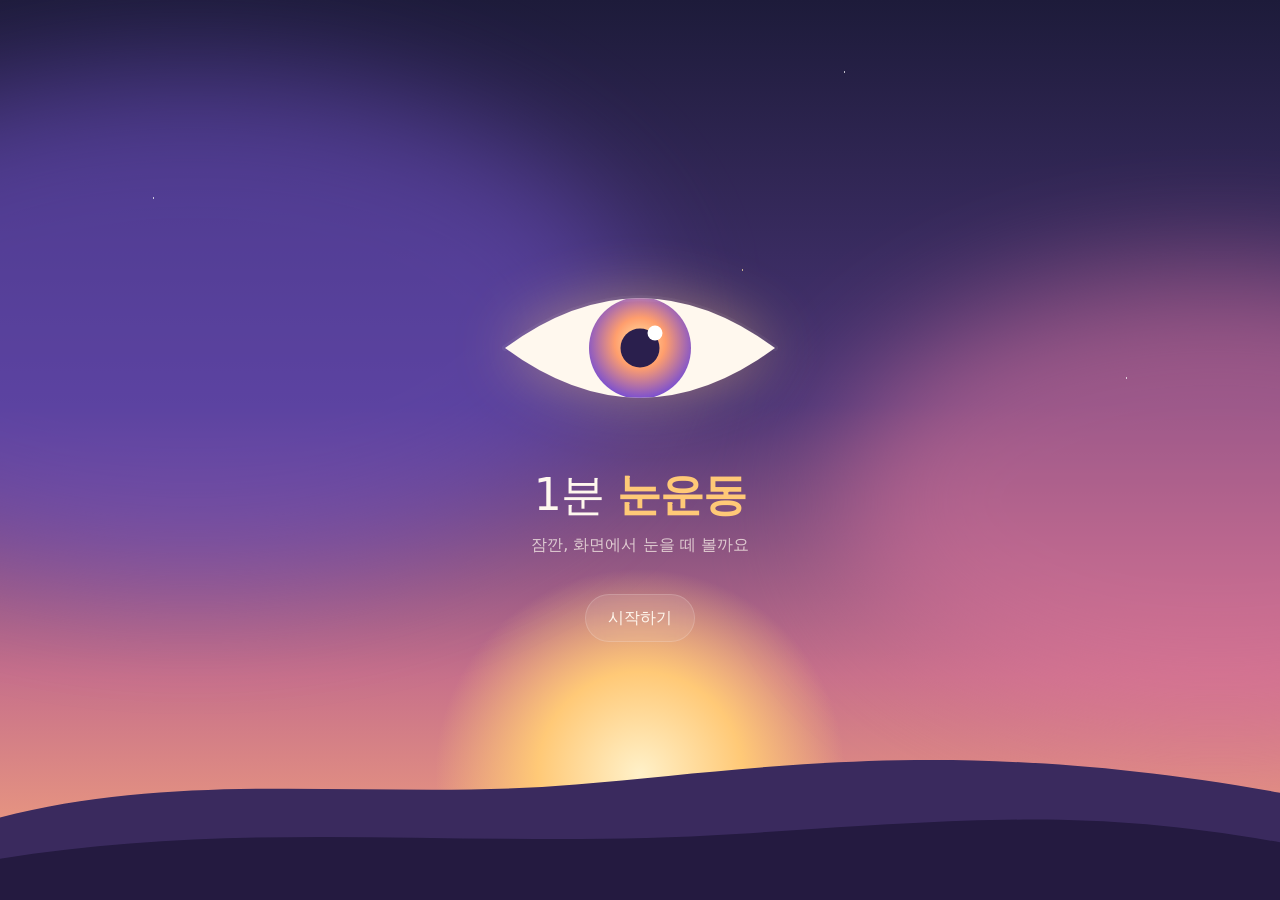
<file: index.html>
<!doctype html>
<html lang="ko">
<head>
  <meta charset="utf-8">
  <meta name="viewport" content="width=device-width, initial-scale=1, viewport-fit=cover">
  <title>1분 눈운동</title>
  <meta name="description" content="점을 따라 눈을 움직이는 1분 눈 스트레칭. 좌우·상하·원·8자·초점·깜빡임 6가지 동작을 10초씩.">
  <meta name="theme-color" content="#1d1b3a">
  <link rel="manifest" href="manifest.webmanifest">
  <link rel="icon" href="icons/icon-192.png">
  <link rel="apple-touch-icon" href="icons/icon-192.png">
  <link rel="stylesheet" href="style.css">
</head>
<body>
  <!-- 배경: 해 질 녘 호수 — 그라데이션 하늘, 떠다니는 빛 입자, 잔물결 -->
  <div class="sky" aria-hidden="true">
    <div class="sun"></div>
    <div class="glow g1"></div>
    <div class="glow g2"></div>
    <div class="motes"></div>
    <svg class="hills" viewBox="0 0 400 120" preserveAspectRatio="none">
      <path d="M0 70 C60 40 120 60 180 50 S300 20 400 55 V120 H0Z" fill="var(--hill-far)"/>
      <path d="M0 95 C80 70 150 90 230 80 S340 65 400 85 V120 H0Z" fill="var(--hill-near)"/>
    </svg>
  </div>

  <!-- 인트로: 감긴 눈이 천천히 떠지며 눈동자 속에 해가 떠오른다 -->
  <section id="intro" class="screen active" aria-label="인트로">
    <svg class="intro-eye" viewBox="0 0 200 120" aria-hidden="true">
      <defs>
        <clipPath id="lid"><path id="lidPath" d="M10 60 Q100 60 190 60 Q100 60 10 60Z"/></clipPath>
        <radialGradient id="iris" cx="50%" cy="45%" r="55%">
          <stop offset="0" stop-color="#ffe7a8"/>
          <stop offset=".45" stop-color="#ff9e6d"/>
          <stop offset="1" stop-color="#7a4fd1"/>
        </radialGradient>
      </defs>
      <g clip-path="url(#lid)">
        <rect x="0" y="0" width="200" height="120" fill="#fff8ee"/>
        <circle class="intro-iris" cx="100" cy="60" r="34" fill="url(#iris)"/>
        <circle cx="100" cy="60" r="13" fill="#2a1f4d"/>
        <circle cx="110" cy="50" r="5" fill="#fff"/>
      </g>
      <path id="lidLine" d="M10 60 Q100 60 190 60" fill="none" stroke="#fff8ee" stroke-width="4" stroke-linecap="round"/>
    </svg>
    <h1 class="intro-title">1분 <b>눈운동</b></h1>
    <p class="intro-sub">잠깐, 화면에서 눈을 떼 볼까요</p>
    <button class="ghost intro-skip" id="introSkip">시작하기</button>
  </section>

  <!-- 홈 -->
  <section id="home" class="screen" aria-label="홈">
    <header class="top">
      <span class="brand">1분 눈운동</span>
      <button class="icon-btn" id="settingsBtn" aria-label="설정">
        <svg viewBox="0 0 24 24" width="22" height="22"><path fill="currentColor" d="M12 15.5A3.5 3.5 0 1 1 12 8.5a3.5 3.5 0 0 1 0 7Zm7.4-2.5.1-1-.1-1 2.1-1.6-2-3.5-2.5 1a7 7 0 0 0-1.7-1L15 3h-4l-.4 2.6a7 7 0 0 0-1.7 1l-2.5-1-2 3.5L6.6 11l-.1 1 .1 1-2.1 1.6 2 3.5 2.5-1c.5.4 1.1.7 1.7 1L11 21h4l.4-2.6c.6-.3 1.2-.6 1.7-1l2.5 1 2-3.5-2.2-1.9Z"/></svg>
      </button>
    </header>

    <div class="hero">
      <p class="greet" id="greet">오늘도 수고한 눈에게</p>
      <button class="start-orb" id="startBtn" aria-label="1분 눈운동 시작">
        <span class="orb-ring"></span>
        <span class="orb-core">
          <span class="orb-play">▶</span>
          <span class="orb-label">60초 시작</span>
        </span>
      </button>
    </div>

    <div class="stats">
      <div class="stat"><b id="statToday">0</b><span>오늘</span></div>
      <div class="stat"><b id="statStreak">0</b><span>연속 일수</span></div>
      <div class="stat"><b id="statTotal">0</b><span>누적 횟수</span></div>
    </div>

    <ol class="plan" id="planList"></ol>

    <p class="foot">
      눈에 통증이나 시야 이상이 있으면 운동을 멈추고 안과 진료를 받으세요.<br>
      <a href="privacy.html">개인정보처리방침</a>
    </p>
  </section>

  <!-- 운동 -->
  <section id="workout" class="screen" aria-label="운동">
    <header class="top">
      <button class="icon-btn" id="quitBtn" aria-label="그만하기">✕</button>
      <div class="bar"><i id="barFill"></i></div>
      <span class="time" id="timeLeft">60</span>
    </header>

    <div class="stage" id="stage">
      <div class="track" id="track" aria-hidden="true"></div>
      <div class="dot" id="dot" aria-hidden="true"></div>
      <div class="blink-eye" id="blinkEye" aria-hidden="true">
        <svg viewBox="0 0 120 70"><path class="be-lid" d="M5 35 Q60 -5 115 35 Q60 75 5 35Z" fill="#fff8ee"/><circle cx="60" cy="35" r="16" fill="#7a4fd1"/><circle cx="60" cy="35" r="7" fill="#2a1f4d"/></svg>
      </div>
      <div class="count" id="countdown"></div>
    </div>

    <div class="cue">
      <p class="cue-step" id="cueStep">1 / 6</p>
      <h2 id="cueTitle">좌우로 보기</h2>
      <p id="cueText">고개는 그대로, 눈으로만 점을 따라가세요</p>
    </div>

    <div class="controls">
      <button class="ghost" id="pauseBtn">일시정지</button>
      <button class="ghost" id="skipBtn">다음 동작</button>
    </div>
  </section>

  <!-- 완료 -->
  <section id="done" class="screen" aria-label="완료">
    <div class="done-wrap">
      <div class="done-badge">✓</div>
      <h2>1분 완료!</h2>
      <p id="doneMsg">눈이 한결 가벼워졌을 거예요.</p>
      <div class="stats">
        <div class="stat"><b id="doneToday">0</b><span>오늘</span></div>
        <div class="stat"><b id="doneStreak">0</b><span>연속 일수</span></div>
      </div>
      <p class="tip" id="doneTip"></p>
      <button class="primary" id="againBtn">한 번 더</button>
      <button class="ghost" id="homeBtn">처음으로</button>
    </div>
  </section>

  <!-- 설정 -->
  <dialog id="settings">
    <form method="dialog">
      <h3>설정</h3>
      <label class="row"><span>음성 안내</span><input type="checkbox" id="optVoice"></label>
      <label class="row"><span>효과음</span><input type="checkbox" id="optSound"></label>
      <label class="row"><span>진동</span><input type="checkbox" id="optVibe"></label>
      <label class="row"><span>점 속도</span>
        <select id="optSpeed"><option value="0.8">느리게</option><option value="1">보통</option><option value="1.25">빠르게</option></select>
      </label>
      <button class="primary" value="close">닫기</button>
    </form>
  </dialog>

  <script src="app.js"></script>
</body>
</html>
</file>
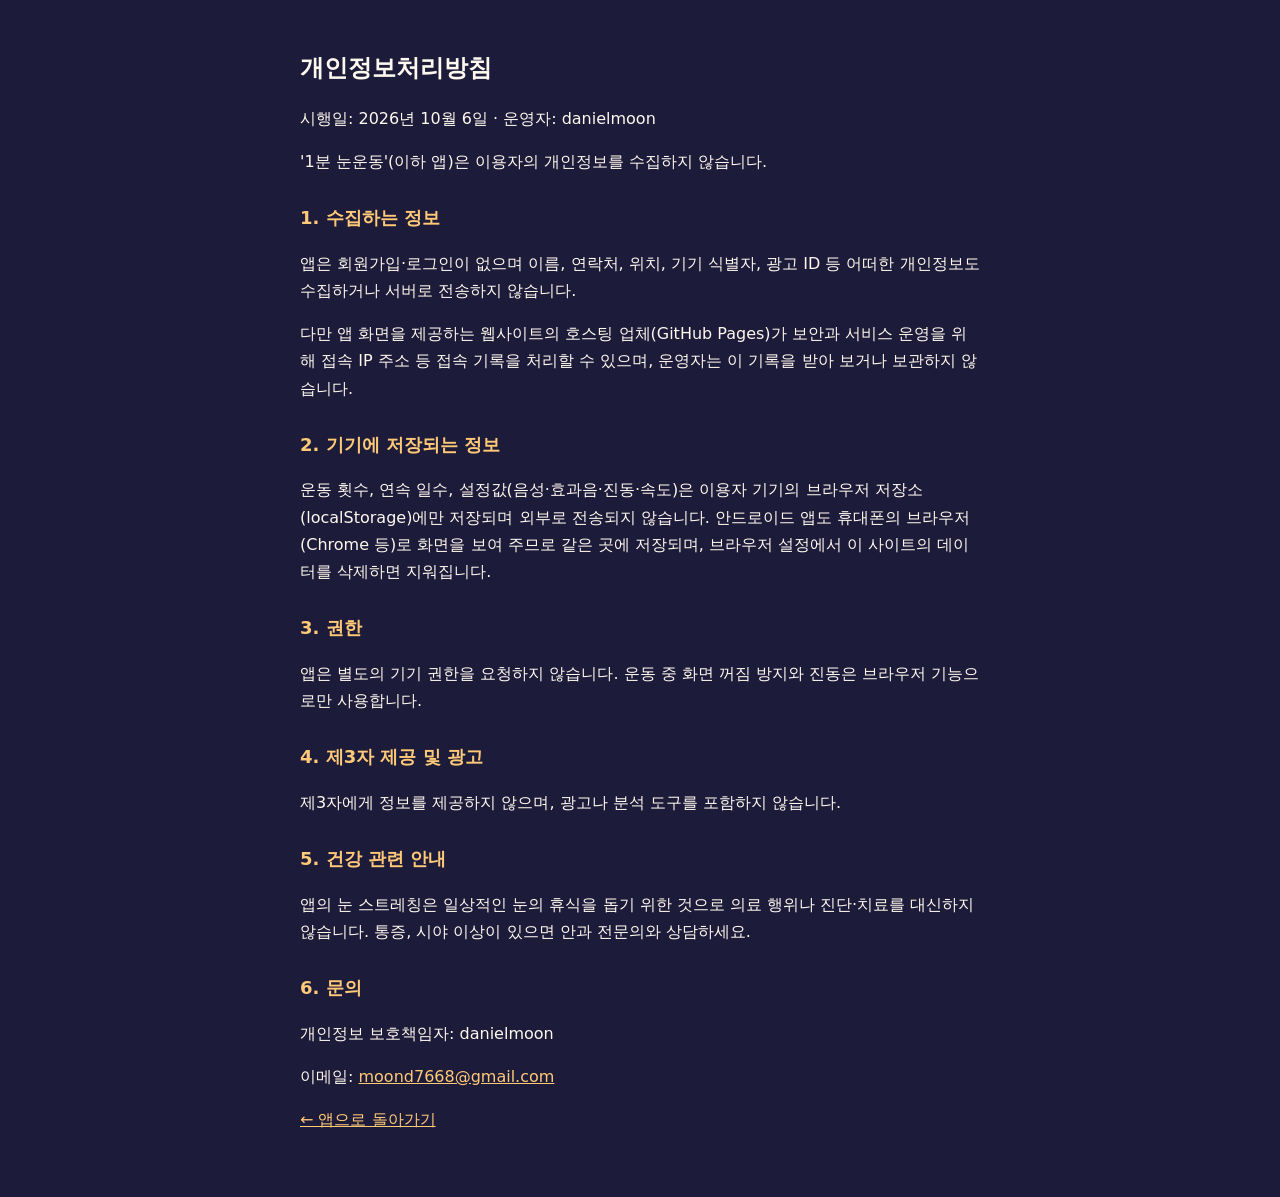
<file: privacy.html>
<!doctype html>
<html lang="ko">
<head>
  <meta charset="utf-8">
  <meta name="viewport" content="width=device-width, initial-scale=1">
  <title>개인정보처리방침 - 1분 눈운동</title>
  <style>
    body { margin: 0; background: #1d1b3a; color: #fff8ee; font-family: system-ui, "Noto Sans KR", sans-serif; line-height: 1.7; }
    main { max-width: 680px; margin: 0 auto; padding: 32px 16px 48px; }
    h1 { font-size: 24px; } h2 { font-size: 18px; margin-top: 28px; color: #ffc977; }
    a { color: #ffc977; }
  </style>
</head>
<body>
<main>
  <h1>개인정보처리방침</h1>
  <p>시행일: 2026년 10월 6일 · 운영자: danielmoon</p>
  <p>'1분 눈운동'(이하 앱)은 이용자의 개인정보를 수집하지 않습니다.</p>
  <h2>1. 수집하는 정보</h2>
  <p>앱은 회원가입·로그인이 없으며 이름, 연락처, 위치, 기기 식별자, 광고 ID 등 어떠한 개인정보도 수집하거나 서버로 전송하지 않습니다.</p>
  <p>다만 앱 화면을 제공하는 웹사이트의 호스팅 업체(GitHub Pages)가 보안과 서비스 운영을 위해 접속 IP 주소 등 접속 기록을 처리할 수 있으며, 운영자는 이 기록을 받아 보거나 보관하지 않습니다.</p>
  <h2>2. 기기에 저장되는 정보</h2>
  <p>운동 횟수, 연속 일수, 설정값(음성·효과음·진동·속도)은 이용자 기기의 브라우저 저장소(localStorage)에만 저장되며 외부로 전송되지 않습니다. 안드로이드 앱도 휴대폰의 브라우저(Chrome 등)로 화면을 보여 주므로 같은 곳에 저장되며, 브라우저 설정에서 이 사이트의 데이터를 삭제하면 지워집니다.</p>
  <h2>3. 권한</h2>
  <p>앱은 별도의 기기 권한을 요청하지 않습니다. 운동 중 화면 꺼짐 방지와 진동은 브라우저 기능으로만 사용합니다.</p>
  <h2>4. 제3자 제공 및 광고</h2>
  <p>제3자에게 정보를 제공하지 않으며, 광고나 분석 도구를 포함하지 않습니다.</p>
  <h2>5. 건강 관련 안내</h2>
  <p>앱의 눈 스트레칭은 일상적인 눈의 휴식을 돕기 위한 것으로 의료 행위나 진단·치료를 대신하지 않습니다. 통증, 시야 이상이 있으면 안과 전문의와 상담하세요.</p>
  <h2>6. 문의</h2>
  <p>개인정보 보호책임자: danielmoon</p>
  <p>이메일: <a href="mailto:moond7668@gmail.com">moond7668@gmail.com</a></p>
  <p><a href="./">← 앱으로 돌아가기</a></p>
</main>
</body>
</html>
</file>
<file: style.css>
:root {
  --sky-top: #1d1b3a;
  --sky-mid: #4a3577;
  --sky-low: #c7708a;
  --sky-horizon: #f6a77c;
  --hill-far: #3a2a5e;
  --hill-near: #241a40;
  --ink: #fff8ee;
  --ink-soft: rgba(255, 248, 238, .72);
  --ink-faint: rgba(255, 248, 238, .45);
  --glass: rgba(255, 255, 255, .09);
  --glass-line: rgba(255, 255, 255, .16);
  --accent: #ffc977;
  --accent-deep: #ff9e6d;
  --dot: #ffd98a;
  --radius: 22px;
  --safe-top: env(safe-area-inset-top, 0px);
  --safe-bottom: env(safe-area-inset-bottom, 0px);
}

* { box-sizing: border-box; -webkit-tap-highlight-color: transparent; }
html, body { margin: 0; height: 100%; }
body {
  background: var(--sky-top);
  color: var(--ink);
  font-family: "Pretendard", "Apple SD Gothic Neo", "Noto Sans KR", system-ui, sans-serif;
  overflow: hidden;
  user-select: none;
}
button { font: inherit; color: inherit; cursor: pointer; }

/* ── 배경: 해 질 녘 호수 ───────────────────────── */
.sky {
  position: fixed; inset: 0; z-index: 0; overflow: hidden;
  background: linear-gradient(180deg, var(--sky-top) 0%, var(--sky-mid) 45%, var(--sky-low) 75%, var(--sky-horizon) 100%);
  transition: filter 1.2s ease;
}
.sun {
  position: absolute; left: 50%; bottom: 14%; width: 46vmin; height: 46vmin;
  transform: translate(-50%, 50%); border-radius: 50%;
  background: radial-gradient(circle, #fff1c9 0%, #ffc977 35%, rgba(255, 158, 109, .0) 70%);
  animation: breathe 9s ease-in-out infinite;
}
.glow { position: absolute; border-radius: 50%; filter: blur(60px); opacity: .55; }
.g1 { width: 70vmax; height: 40vmax; left: -20vmax; top: 8vh; background: #6b4fc4; animation: drift 26s ease-in-out infinite alternate; }
.g2 { width: 60vmax; height: 36vmax; right: -25vmax; top: 30vh; background: #e2779a; animation: drift 32s ease-in-out infinite alternate-reverse; }
.motes {
  position: absolute; inset: 0;
  background-image:
    radial-gradient(1.5px 1.5px at 12% 22%, #fff 50%, transparent 51%),
    radial-gradient(1px 1px at 33% 12%, #fff 50%, transparent 51%),
    radial-gradient(2px 2px at 58% 30%, #ffe7a8 50%, transparent 51%),
    radial-gradient(1px 1px at 78% 18%, #fff 50%, transparent 51%),
    radial-gradient(1.5px 1.5px at 88% 42%, #fff 50%, transparent 51%),
    radial-gradient(1px 1px at 24% 48%, #ffe7a8 50%, transparent 51%),
    radial-gradient(1.5px 1.5px at 66% 8%, #fff 50%, transparent 51%);
  opacity: .7; animation: twinkle 6s ease-in-out infinite alternate;
}
.hills { position: absolute; left: 0; right: 0; bottom: 0; width: 100%; height: 22vh; }
.sky.dim { filter: brightness(.45) saturate(.8); }

@keyframes breathe { 50% { transform: translate(-50%, 50%) scale(1.08); } }
@keyframes drift { to { transform: translate(8vmax, 6vmax); } }
@keyframes twinkle { to { opacity: .25; } }

/* ── 화면 전환 ─────────────────────────────────── */
.screen {
  position: fixed; inset: 0; z-index: 1;
  display: flex; flex-direction: column;
  padding: calc(16px + var(--safe-top)) 16px calc(16px + var(--safe-bottom));
  opacity: 0; visibility: hidden; transform: translateY(12px);
  transition: opacity .5s ease, transform .5s ease, visibility 0s .5s;
  overflow-y: auto;
}
.screen.active { opacity: 1; visibility: visible; transform: none; transition: opacity .5s ease, transform .5s ease; }

/* ── 인트로 ────────────────────────────────────── */
#intro { align-items: center; justify-content: center; text-align: center; gap: 10px; }
.intro-eye { width: min(64vw, 300px); filter: drop-shadow(0 0 30px rgba(255, 201, 119, .45)); }
.intro-iris { transform-origin: 100px 60px; animation: irisRise 2.4s ease-out both; }
.intro-title {
  margin: 18px 0 0; font-size: clamp(30px, 9vw, 44px); font-weight: 300; letter-spacing: -.02em;
  opacity: 0; animation: fadeUp .9s 1.4s ease-out forwards;
}
.intro-title b { font-weight: 800; color: var(--accent); }
.intro-sub { margin: 0; color: var(--ink-soft); opacity: 0; animation: fadeUp .9s 1.8s ease-out forwards; }
.intro-skip { margin-top: 28px; opacity: 0; animation: fadeUp .9s 2.3s ease-out forwards; }
@keyframes irisRise { from { transform: translateY(26px) scale(.7); } to { transform: none; } }
@keyframes fadeUp { from { opacity: 0; transform: translateY(10px); } to { opacity: 1; transform: none; } }

/* ── 공통 ──────────────────────────────────────── */
.top { display: flex; align-items: center; gap: 12px; min-height: 44px; }
.brand { font-weight: 800; letter-spacing: -.01em; flex: 1; }
.icon-btn {
  width: 44px; height: 44px; border-radius: 50%; border: 1px solid var(--glass-line);
  background: var(--glass); display: grid; place-items: center; font-size: 18px;
  backdrop-filter: blur(8px);
}
.ghost {
  min-height: 48px; padding: 0 22px; border-radius: 999px;
  border: 1px solid var(--glass-line); background: var(--glass); backdrop-filter: blur(8px);
}
.primary {
  min-height: 52px; padding: 0 28px; border: 0; border-radius: 999px; font-weight: 700;
  color: #2a1f4d; background: linear-gradient(135deg, var(--accent), var(--accent-deep));
  box-shadow: 0 10px 30px rgba(255, 158, 109, .35);
}

/* ── 홈 ────────────────────────────────────────── */
#home { gap: 18px; max-width: 520px; margin: 0 auto; }
.hero { display: flex; flex-direction: column; align-items: center; gap: 18px; padding-top: 4vh; }
.greet { margin: 0; color: var(--ink-soft); font-size: 17px; }
.start-orb { position: relative; width: 190px; height: 190px; border: 0; background: none; padding: 0; }
.orb-ring {
  position: absolute; inset: 0; border-radius: 50%;
  border: 2px solid rgba(255, 217, 138, .5);
  animation: ripple 3s ease-out infinite;
}
.orb-core {
  position: absolute; inset: 18px; border-radius: 50%;
  display: flex; flex-direction: column; align-items: center; justify-content: center; gap: 4px;
  background: radial-gradient(circle at 35% 30%, #fff1c9, var(--accent) 45%, var(--accent-deep));
  color: #2a1f4d; box-shadow: 0 0 60px rgba(255, 201, 119, .55);
  transition: transform .2s;
}
.start-orb:active .orb-core { transform: scale(.95); }
.orb-play { font-size: 34px; line-height: 1; padding-left: 6px; }
.orb-label { font-weight: 800; }
@keyframes ripple { from { transform: scale(.85); opacity: 1; } to { transform: scale(1.25); opacity: 0; } }

.stats { display: grid; grid-template-columns: repeat(3, 1fr); gap: 10px; }
.stat {
  border-radius: var(--radius); padding: 14px 8px; text-align: center;
  background: var(--glass); border: 1px solid var(--glass-line); backdrop-filter: blur(8px);
}
.stat b { display: block; font-size: 24px; font-variant-numeric: tabular-nums; }
.stat span { font-size: 12px; color: var(--ink-soft); }

.plan {
  list-style: none; margin: 0; padding: 6px; border-radius: var(--radius);
  background: rgba(29, 27, 58, .45); border: 1px solid var(--glass-line); backdrop-filter: blur(8px);
}
.plan li { display: flex; align-items: center; gap: 12px; padding: 10px; }
.plan li + li { border-top: 1px solid rgba(255, 255, 255, .07); }
.plan .ico { width: 36px; height: 36px; flex: none; border-radius: 12px; display: grid; place-items: center; background: rgba(255, 201, 119, .15); color: var(--accent); }
.plan .nm { flex: 1; }
.plan .sec { color: var(--ink-faint); font-size: 13px; font-variant-numeric: tabular-nums; }
.foot { margin: 0; font-size: 12px; line-height: 1.6; color: var(--ink-faint); text-align: center; }
.foot a { color: var(--ink-soft); }

/* ── 운동 ──────────────────────────────────────── */
#workout { gap: 12px; }
.bar { flex: 1; height: 6px; border-radius: 3px; background: rgba(255, 255, 255, .15); overflow: hidden; }
.bar i { display: block; height: 100%; width: 0; border-radius: 3px; background: linear-gradient(90deg, var(--accent), var(--accent-deep)); }
.time { min-width: 32px; text-align: right; font-weight: 700; font-variant-numeric: tabular-nums; }
.stage { position: relative; flex: 1; min-height: 240px; }
.track {
  position: absolute; left: 50%; top: 50%; border: 1.5px dashed rgba(255, 248, 238, .18);
  transform: translate(-50%, -50%); transition: all .4s ease; pointer-events: none;
}
.dot {
  position: absolute; left: 0; top: 0; width: 34px; height: 34px; margin: -17px 0 0 -17px; border-radius: 50%;
  background: radial-gradient(circle at 35% 35%, #fff, var(--dot) 45%, var(--accent-deep));
  box-shadow: 0 0 24px 6px rgba(255, 201, 119, .55), 0 0 70px 10px rgba(255, 158, 109, .25);
  will-change: transform; opacity: 0; transition: opacity .3s;
}
.dot.on { opacity: 1; }
.blink-eye { position: absolute; left: 50%; top: 50%; width: 46vmin; max-width: 240px; transform: translate(-50%, -50%); opacity: 0; transition: opacity .3s; }
.blink-eye.on { opacity: 1; }
.blink-eye svg { width: 100%; display: block; }
.blink-eye.blink svg { animation: blink .6s ease-in-out infinite; transform-origin: center; }
.blink-eye.closed svg { transform: scaleY(.06); transition: transform .5s; }
@keyframes blink { 0%, 60%, 100% { transform: scaleY(1); } 75% { transform: scaleY(.06); } }
.count {
  position: absolute; inset: 0; display: grid; place-items: center;
  font-size: 96px; font-weight: 800; color: var(--accent); pointer-events: none;
  text-shadow: 0 0 40px rgba(255, 201, 119, .6);
}
.count.pop { animation: pop .9s ease-out; }
@keyframes pop { from { transform: scale(1.6); opacity: 0; } 30% { opacity: 1; } to { transform: scale(1); opacity: .9; } }
.cue { text-align: center; min-height: 104px; }
.cue-step { margin: 0; font-size: 13px; color: var(--accent); font-weight: 700; letter-spacing: .08em; }
.cue h2 { margin: 6px 0 4px; font-size: 24px; }
.cue p:last-child { margin: 0; color: var(--ink-soft); }
.controls { display: flex; gap: 10px; justify-content: center; }

/* ── 완료 ──────────────────────────────────────── */
#done { align-items: center; justify-content: center; }
.done-wrap { width: 100%; max-width: 420px; display: flex; flex-direction: column; align-items: center; gap: 14px; text-align: center; }
.done-wrap .stats { width: 100%; grid-template-columns: 1fr 1fr; }
.done-badge {
  width: 96px; height: 96px; border-radius: 50%; display: grid; place-items: center; font-size: 46px; color: #2a1f4d;
  background: radial-gradient(circle at 35% 30%, #fff1c9, var(--accent) 50%, var(--accent-deep));
  box-shadow: 0 0 60px rgba(255, 201, 119, .55); animation: pop .8s ease-out;
}
.done-wrap h2 { margin: 6px 0 0; font-size: 28px; }
.done-wrap p { margin: 0; color: var(--ink-soft); }
.tip { font-size: 14px; line-height: 1.6; padding: 12px 16px; border-radius: 16px; background: var(--glass); border: 1px solid var(--glass-line); }
.done-wrap .primary, .done-wrap .ghost { width: 100%; }

/* ── 설정 ──────────────────────────────────────── */
dialog {
  width: min(92vw, 380px); border: 1px solid var(--glass-line); border-radius: var(--radius);
  background: #2b2350; color: var(--ink); padding: 20px;
}
dialog::backdrop { background: rgba(10, 8, 25, .6); backdrop-filter: blur(4px); }
dialog h3 { margin: 0 0 8px; }
dialog .row { display: flex; justify-content: space-between; align-items: center; min-height: 48px; border-bottom: 1px solid rgba(255, 255, 255, .08); }
dialog input[type=checkbox] { width: 22px; height: 22px; accent-color: var(--accent-deep); }
dialog select { font: inherit; color: var(--ink); background: rgba(255, 255, 255, .1); border: 1px solid var(--glass-line); border-radius: 10px; padding: 6px 10px; }
dialog select option { color: #222; }
dialog .primary { width: 100%; margin-top: 16px; }

@media (prefers-reduced-motion: reduce) {
  .sun, .g1, .g2, .motes, .orb-ring { animation: none; }
}
</file>
